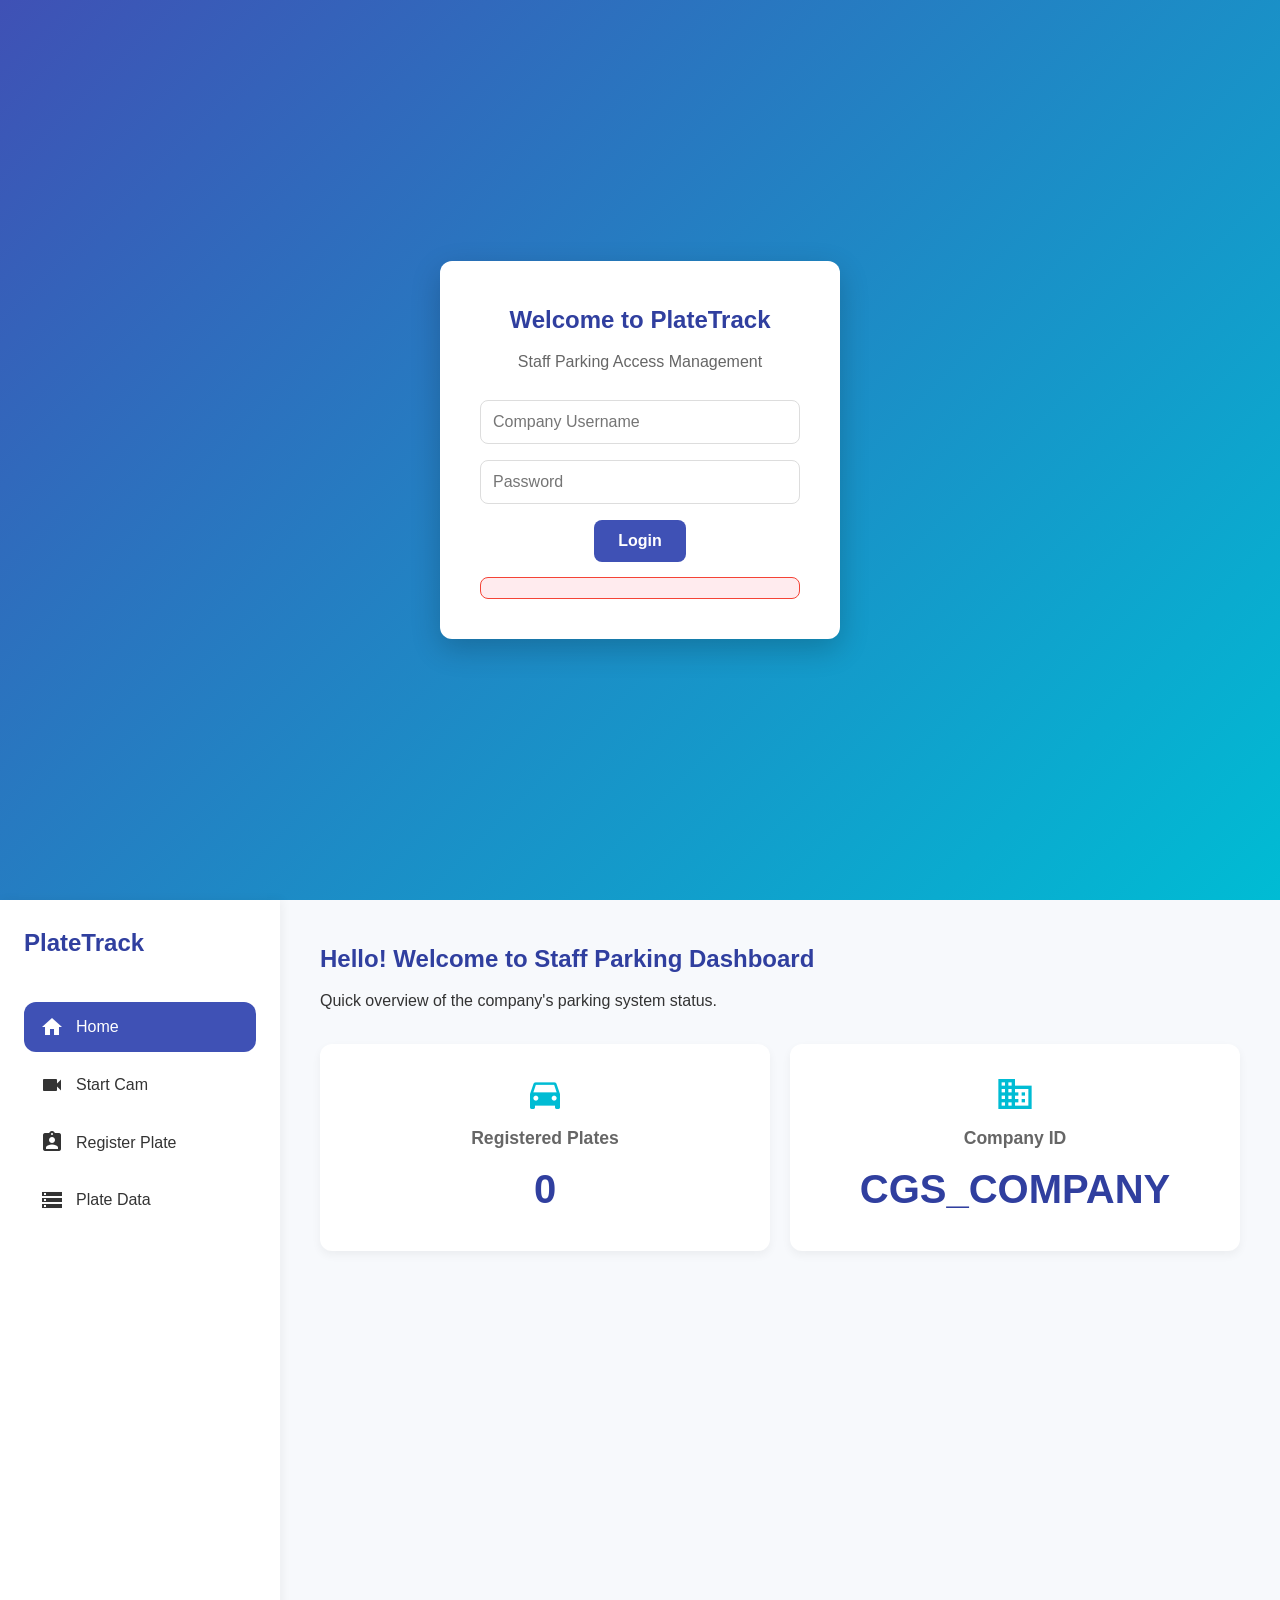
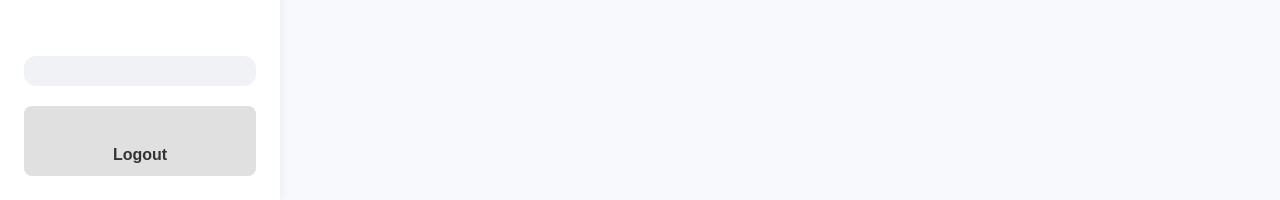
<file: index.html>
<!DOCTYPE html>
<html lang="en">
<head>
    <meta charset="UTF-8">
    <meta name="viewport" content="width=device-width, initial-scale=1.0">
    <title>PlateTrack | Staff Parking Security</title>
    <link rel="stylesheet" href="style.css">
    <link href="https://fonts.googleapis.com/icon?family=Material+Icons" rel="stylesheet">
</head>
<body>

    <div id="app">
        <section id="login-screen" class="screen active">
            <div class="login-card">
                <h2>Welcome to PlateTrack</h2>
                <p>Staff Parking Access Management</p>
                <form id="login-form">
                    <input type="text" id="username" placeholder="Company Username" required>
                    <input type="password" id="password" placeholder="Password" required>
                    <button type="submit" class="btn primary" >Login</button>
                </form>
                <div id="login-message" class="message error"></div>
            </div>
        </section>

        <section id="dashboard-screen" class="screen">
            <aside class="sidebar">
                <div class="logo">PlateTrack</div>
                <nav class="main-nav">
                    <a href="#" class="nav-item active" data-target="home-view"><span class="material-icons">home</span>Home</a>
                    <a href="#" class="nav-item" data-target="camera-view"><span class="material-icons">videocam</span>Start Cam</a>
                    <a href="#" class="nav-item" data-target="register-view"><span class="material-icons">assignment_ind</span>Register Plate</a>
                    <a href="#" class="nav-item" data-target="data-view"><span class="material-icons">storage</span>Plate Data</a>
                </nav>
                <div class="user-profile" id="user-profile-summary">
                    </div>
                <button class="btn secondary" id="logout-btn"><span class="material-icons">logout</span>Logout</button>
            </aside>

            <main class="content">
                <div id="home-view" class="view active">
                    <h1>Hello! Welcome to Staff Parking Dashboard</h1>
                    <p>Quick overview of the company's parking system status.</p>
                    <div class="metrics">
                        <div class="metric-card">
                            <span class="material-icons">directions_car</span>
                            <h3>Registered Plates</h3>
                            <p id="total-plates-count">0</p>
                        </div>
                        <div class="metric-card">
                            <span class="material-icons">business</span>
                            <h3>Company ID</h3>
                            <p id="company-id">CGS_COMPANY</p>
                        </div>
                    </div>
                </div>

                <div id="camera-view" class="view">
                   
                     <h1>Plate Reader Security Check</h1>
                    
                    <div class="card form-container" style="position: relative; width: 640px;">
                        
                    
                        <video
                            id="camera"
                            autoplay
                            playsinline
                            width="640"
                            height="480"
                            style="border-radius: 8px; background: black;"
                        ></video>

                        <canvas
                            id="overlay"
                            width="640"
                            height="480"
                            style="
                                position: absolute;
                                top: 0;
                                left: 0;
                                pointer-events: none;
                            "
                        ></canvas>

                        <div style="margin-top: 12px; display: flex; gap: 10px;">
                            <button id="start-detect" class="btn primary">
                                Start Detect
                            </button>
                            <button id="stop-detect" class="btn secondary">
                                Stop
                            </button>
                        </div>

                        <div
                            id="reader-message"
                            class="message"
                            style="margin-top: 12px; display: none;"
                        ></div>

                        <div class="card" style="margin-top: 16px; padding: 16px;">
                            <div style="display: grid; gap: 8px;">
                                <p><strong>Final Match:</strong> <span id="ocr-matched" style="color: #666;">-</span></p>
                                <p><strong>Authorized:</strong> <span id="ocr-authorized" style="color: #666;">-</span></p>
                                <p><strong>Confidence:</strong> <span id="result-confidence" style="color: #666;">N/A</span></p>
                            </div>
                        </div>
                    </div>
                </div>
                <div id="register-view" class="view">
                    <h1>Register Staff License Plate</h1>
                    <p>Use this form to register or update a staff member's car plate.</p>
                    <form id="register-form" class="card form-card">
                        <input type="text" id="reg-staff-id" placeholder="Staff ID (e.g., S001)" required>
                        <input type="text" id="reg-staff-name" placeholder="Staff Name" required>
                        <input type="text" id="reg-license-plate" placeholder="License Plate (e.g., B1234ABC)" required>
                        <button type="submit" class="btn primary">Register / Update Plate</button>
                        <div id="register-message" class="message"></div>
                    </form>
                </div>

                <div id="data-view" class="view">
                    <h1>Staff Plate Data</h1>
                    <p>View, search, and manage all registered staff license plates.</p>
                    
                    <div class="search-bar">
                        <input type="text" id="search-plate" placeholder="Search by License Plate (e.g., B1234ABC)">
                        <span class="material-icons">search</span>
                    </div>

                    <div class="data-table-container card">
                        <h3>Registered Staff List</h3>
                        <table id="plate-data-table">
                            <thead>
                                <tr>
                                    <th>Staff ID</th>
                                    <th>Staff Name</th>
                                    <th>License Plate</th>
                                    <th>Date Registered</th>
                                    <th>Action</th>
                                </tr>
                            </thead>
                            <tbody id="plate-data-body">
                                </tbody>
                        </table>
                    </div>
                </div>
            </main>
        </section>
    </div>

    <script src="script.js"></script>
</body>
</html>
</file>
<file: style.css>
/* General Reset and Font */
:root {
    --color-primary: #3f51b5; /* Friendly Blue/Violet */
    --color-primary-dark: #303f9f;
    --color-secondary: #00bcd4; /* Calming Cyan */
    --color-background: #f7f9fc;
    --color-surface: #ffffff;
    --color-text: #333333;
    --color-text-light: #666666;
    --color-success: #4caf50;
    --color-error: #f44336;
    --border-radius: 12px;
}

* {
    box-sizing: border-box;
    margin: 0;
    padding: 0;
}

body {
    font-family: -apple-system, BlinkMacSystemFont, 'Segoe UI', Roboto, Helvetica, Arial, sans-serif;
    background-color: var(--color-background);
    color: var(--color-text);
    line-height: 1.6;
}

/* --- Layout Structure --- */
.screen {
    display: none;
    height: 100vh;
    width: 100%;
}

.screen.active {
    display: flex;
}

#dashboard-screen {
    display: grid;
    grid-template-columns: 280px 1fr;
    height: 100vh;
}

/* --- Sidebar & Navigation --- */
.sidebar {
    background-color: var(--color-surface);
    padding: 24px;
    display: flex;
    flex-direction: column;
    box-shadow: 2px 0 10px rgba(0, 0, 0, 0.05);
}

.logo {
    font-size: 1.5rem;
    font-weight: bold;
    color: var(--color-primary-dark);
    margin-bottom: 40px;
}

.main-nav {
    flex-grow: 1;
    display: flex;
    flex-direction: column;
    gap: 8px;
}

.nav-item {
    display: flex;
    align-items: center;
    gap: 12px;
    padding: 12px 16px;
    text-decoration: none;
    color: var(--color-text);
    border-radius: var(--border-radius);
    transition: background-color 0.2s, color 0.2s;
    font-weight: 500;
}

.nav-item:hover {
    background-color: #f0f2f5;
}

.nav-item.active {
    background-color: var(--color-primary);
    color: var(--color-surface);
}

.nav-item.active .material-icons {
    color: var(--color-surface);
}

.material-icons {
    font-size: 20px;
}

/* --- Content Area --- */
.content {
    padding: 40px;
    overflow-y: auto;
}

.view {
    display: none;
    animation: fadeIn 0.5s;
}

.view.active {
    display: block;
}

@keyframes fadeIn {
    from { opacity: 0; }
    to { opacity: 1; }
}

h1 {
    color: var(--color-primary-dark);
    margin-bottom: 10px;
}

/* --- UI Components (Rounded, Minimalist) --- */
.card {
    background-color: var(--color-surface);
    padding: 24px;
    border-radius: var(--border-radius);
    box-shadow: 0 4px 10px rgba(0, 0, 0, 0.05);
    margin-top: 20px;
}

input[type="text"], input[type="password"] {
    width: 100%;
    padding: 12px;
    margin-bottom: 16px;
    border: 1px solid #ddd;
    border-radius: 8px;
    font-size: 16px;
    transition: border-color 0.2s;
}

input[type="text"]:focus, input[type="password"]:focus {
    border-color: var(--color-primary);
    outline: none;
}

.btn {
    padding: 12px 24px;
    border: none;
    border-radius: 8px;
    cursor: pointer;
    font-size: 16px;
    font-weight: 600;
    transition: background-color 0.2s, transform 0.1s;
}

.btn.primary {
    background-color: var(--color-primary);
    color: var(--color-surface);
}

.btn.primary:hover {
    background-color: var(--color-primary-dark);
}

.btn.secondary {
    background-color: #e0e0e0;
    color: var(--color-text);
}

.btn.secondary:hover {
    background-color: #ccc;
}

.btn.danger {
    background-color: var(--color-error);
    color: var(--color-surface);
}

.btn.danger:hover {
    background-color: #d32f2f;
}

.btn.large {
    font-size: 18px;
    padding: 15px 30px;
}

/* --- Login Screen --- */
#login-screen {
    justify-content: center;
    align-items: center;
    background: linear-gradient(135deg, var(--color-primary), var(--color-secondary));
    flex-direction: column;
}

.login-card {
    background-color: var(--color-surface);
    padding: 40px;
    border-radius: var(--border-radius);
    box-shadow: 0 10px 30px rgba(0, 0, 0, 0.2);
    width: 400px;
    text-align: center;
}

.login-card h2 {
    color: var(--color-primary-dark);
    margin-bottom: 10px;
}

.login-card p {
    color: var(--color-text-light);
    margin-bottom: 25px;
}

/* --- Home View Metrics --- */
.metrics {
    display: flex;
    gap: 20px;
    margin-top: 30px;
}

.metric-card {
    flex: 1;
    display: flex;
    flex-direction: column;
    align-items: center;
    text-align: center;
    padding: 30px;
    background-color: var(--color-surface);
    border-radius: var(--border-radius);
    box-shadow: 0 4px 10px rgba(0, 0, 0, 0.05);
}

.metric-card .material-icons {
    font-size: 40px;
    color: var(--color-secondary);
    margin-bottom: 10px;
}

.metric-card h3 {
    font-size: 1.1rem;
    color: var(--color-text-light);
}

.metric-card p {
    font-size: 2.5rem;
    font-weight: 700;
    color: var(--color-primary-dark);
    margin-top: 5px;
}

/* --- Camera View --- */
.camera-feed-container {
    margin-top: 20px;
    background-color: #222;
    border-radius: var(--border-radius);
    min-height: 400px;
    display: flex;
    justify-content: center;
    align-items: center;
}

.camera-placeholder {
    color: #bbb;
    text-align: center;
    padding: 30px;
}

/* --- Data Table --- */
.search-bar {
    display: flex;
    align-items: center;
    gap: 10px;
    margin-bottom: 20px;
}

.search-bar input {
    flex-grow: 1;
    margin-bottom: 0;
}

.data-table-container {
    padding: 0; /* Remove padding from card to make table edges flush */
    overflow-x: auto;
}

.data-table-container h3 {
    padding: 20px 24px 0;
    color: var(--color-text);
}

#plate-data-table {
    width: 100%;
    border-collapse: collapse;
    margin-top: 15px;
}

#plate-data-table th, #plate-data-table td {
    padding: 15px 24px;
    text-align: left;
    border-bottom: 1px solid #eee;
}

#plate-data-table th {
    background-color: #f0f2f5;
    color: var(--color-primary-dark);
    font-weight: 600;
    text-transform: uppercase;
    font-size: 0.9rem;
}

#plate-data-table tr:hover {
    background-color: #fcfdff;
}

/* --- Messages and Warnings --- */
.message {
    padding: 10px;
    margin-top: 15px;
    border-radius: 8px;
    font-weight: 500;
    text-align: center;
}

.message.success {
    background-color: #d4edda;
    color: #155724;
    border: 1px solid #c3e6cb;
    padding: 12px;
    border-radius: 4px;
    font-weight: bold;
}
.message.error {
    background-color: #ffebee;
    color: var(--color-error);
    border: 1px solid var(--color-error);
}

.message.warning {
    background-color: #fffde7;
    color: #ffb300;
    border: 1px solid #ffb300;
}

/* --- User Profile Summary --- */
.user-profile {
    margin-top: 20px;
    padding: 15px;
    background-color: #f0f2f5;
    border-radius: var(--border-radius);
    margin-bottom: 20px;
}

.user-profile h4 {
    margin: 0 0 5px 0;
    color: var(--color-primary);
}

.user-profile p {
    font-size: 0.9rem;
    color: var(--color-text-light);
}
</file>
